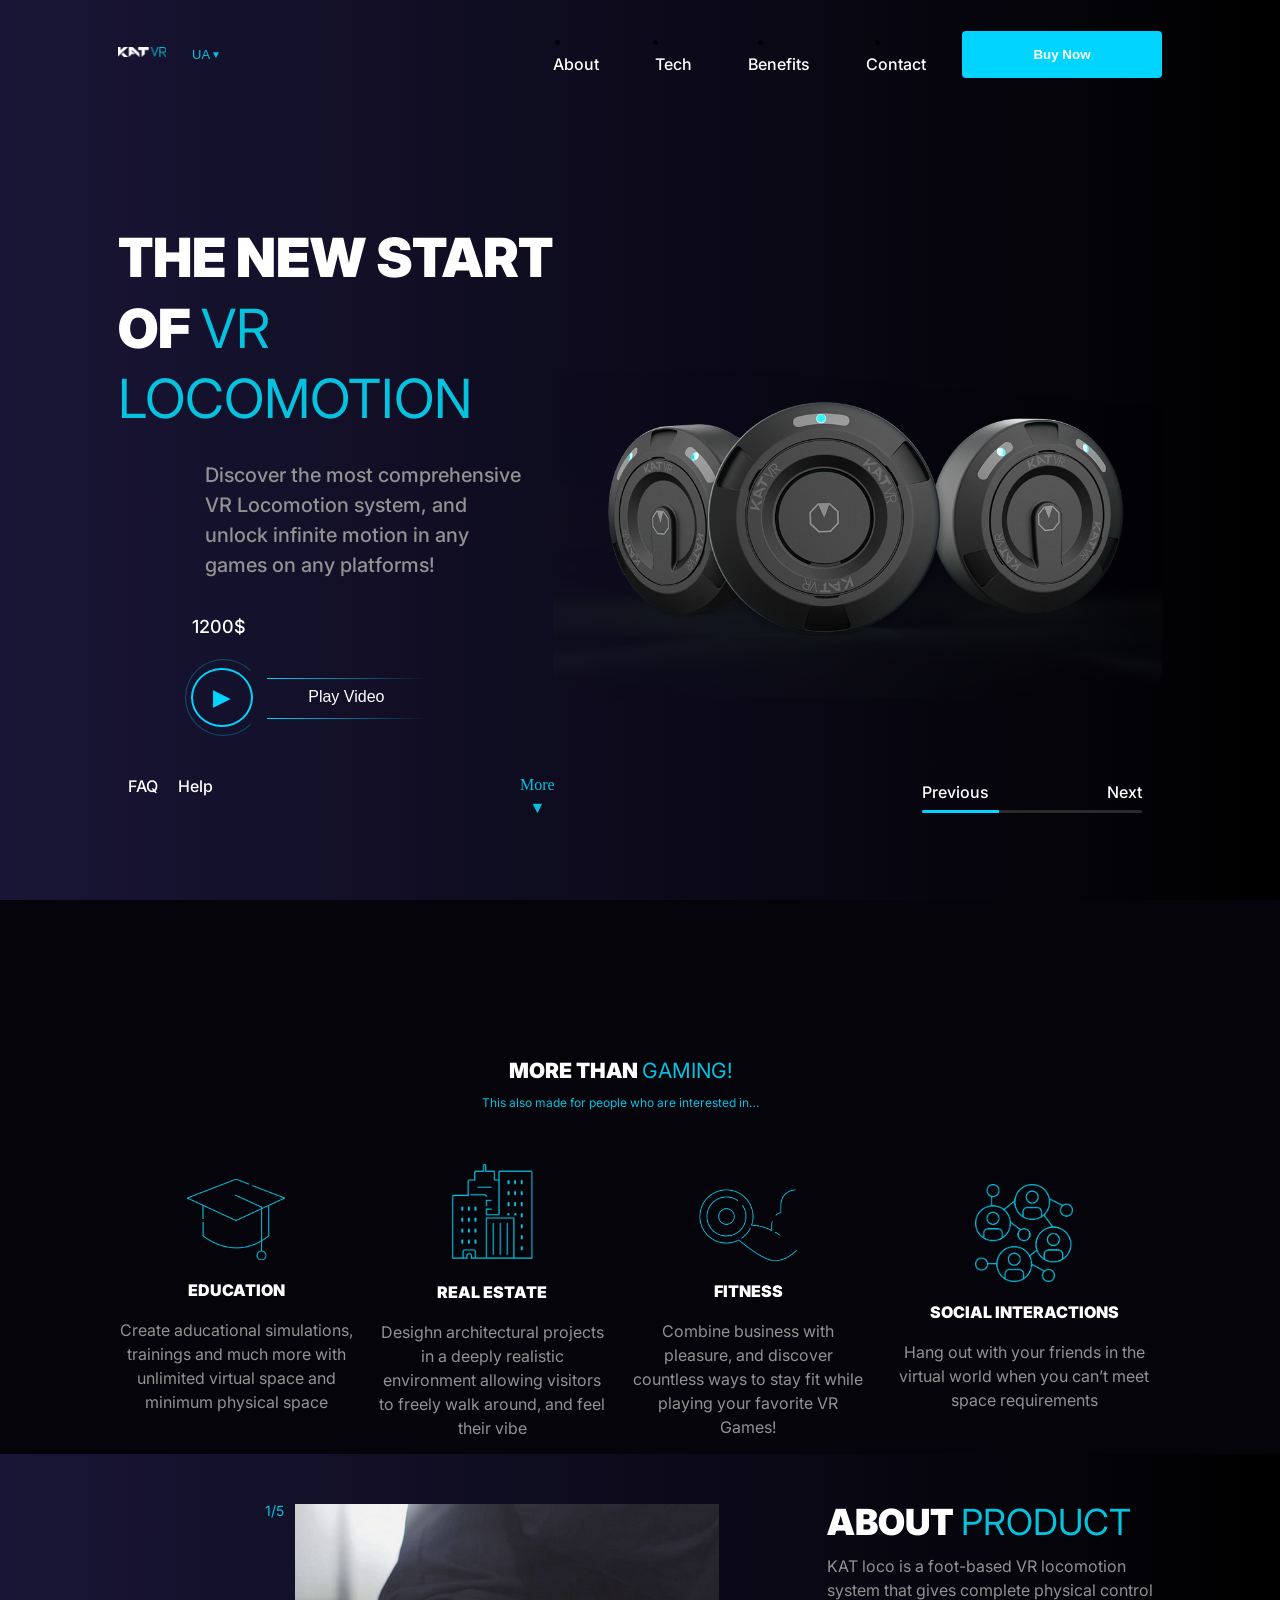
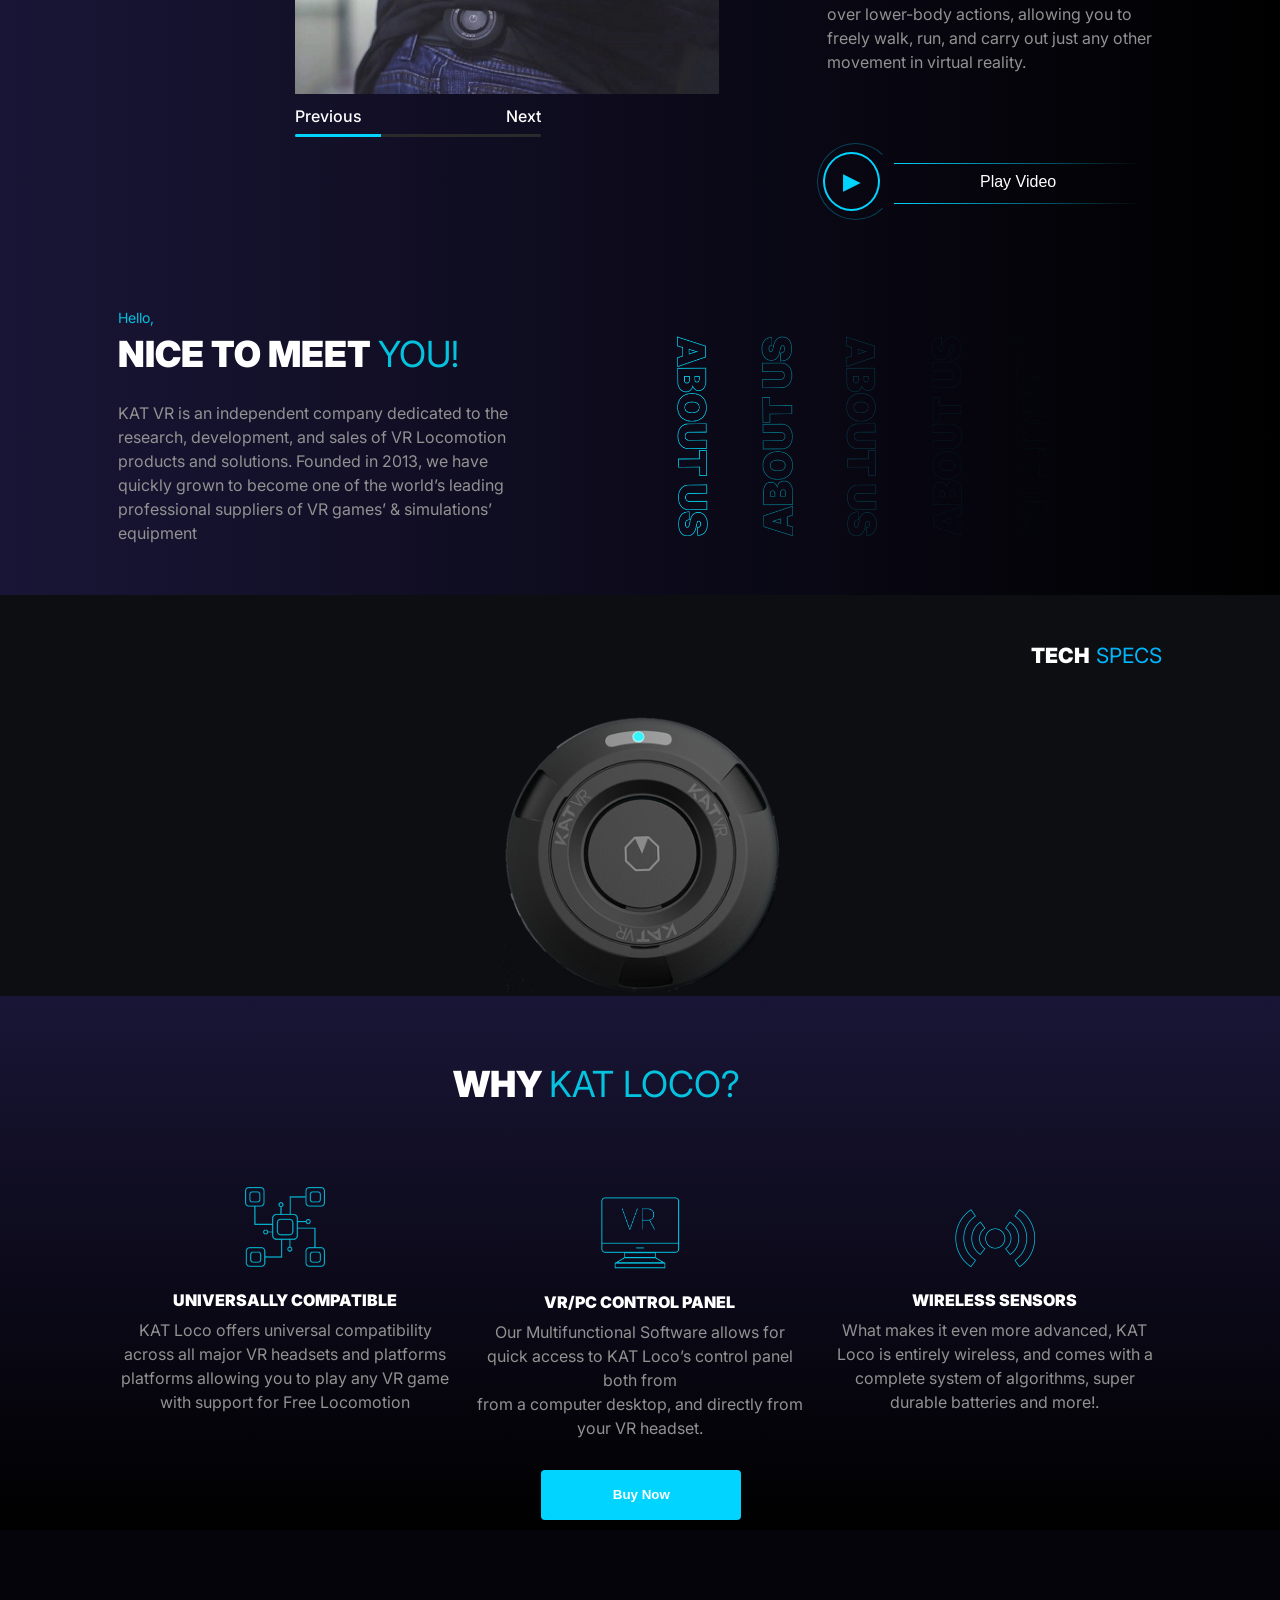
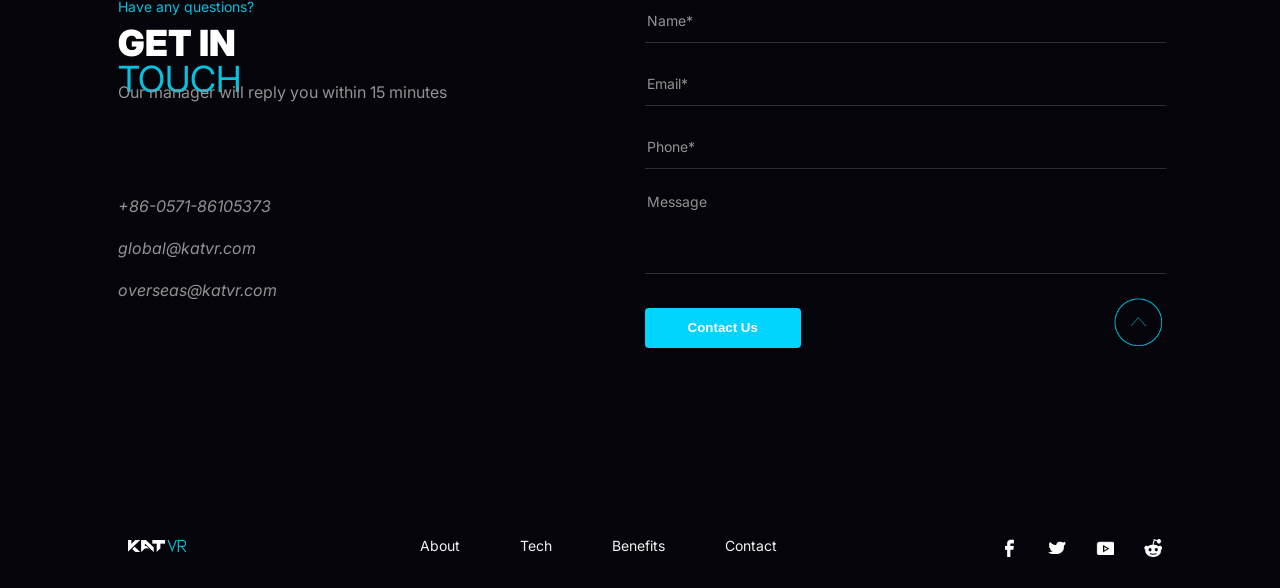
<file: index.html>
<!DOCTYPE html><html lang=en><meta charset=UTF-8><meta name=viewport content="width=device-width, initial-scale=1.0"><title>KatVR</title><link rel=icon type=image/x-icon href=favicon.64099f87.ico><link rel=preconnect href=https://fonts.googleapis.com><link rel=preconnect href=https://fonts.gstatic.com><link href="https://fonts.googleapis.com/css2?family=Inter:ital,opsz,wght@0,14..32,100..900;1,14..32,100..900&amp;family=Poppins:ital,wght@0,100;0,200;0,300;0,400;0,500;0,600;0,700;0,800;0,900;1,100;1,200;1,300;1,400;1,500;1,600;1,700;1,800;1,900&amp;display=swap" rel=stylesheet><link rel=stylesheet href=layout_KateVR.2aea838c.css><script src=layout_KateVR.ecbbeab4.js></script><body class=page__body>
    <header class=header>
      <div class=header__content>
        <div class=container>
          <div class=top__bar>
            <div class=top__wrapper--icon>
              <a href=# class=top__bar__logo-link>
                <img src=KateVR--logo.f129daaf.svg alt=KateVR class=top__bar__logo>
              </a>

              <div class="language-dropdown language-dropdown--header">
                <button class="language-button language-button--header" onclick=toggleLanguageDropdownHeader()>
                  UA
                  <span class=arrow>▼</span>
                </button>
                <ul class=language-menus id=languageMenuHeader>
                  <li onclick="selectLanguageHeader('En')">En</li>
                  <li onclick="selectLanguageHeader('Ar')">Ar</li>
                  <li onclick="selectLanguageHeader('Cn')">Cn</li>
                  <li onclick="selectLanguageHeader('Fr')">Fr</li>
                  <li onclick="selectLanguageHeader('Gr')">Gr</li>
                  <li onclick="selectLanguageHeader('It')">It</li>
                  <li onclick="selectLanguageHeader('Pl')">Pl</li>
                  <li onclick="selectLanguageHeader('Ua')">Ua</li>
                </ul>
              </div>
            </div>

            <div class=top__second--wrapper>
              <li class=nav__item>
                <a href=#About class=nav__link>
                  About
                </a>
              </li>

              <li class=nav__item>
                <a href=#Tech class=nav__link>
                  Tech
                </a>
              </li>

              <li class=nav__item>
                <a href=#Ben class=nav__link>
                  Benefits
                </a>
              </li>

              <li class=nav__item>
                <a href=#Contact class=nav__link>
                  Contact
                </a>
              </li>
              <div class=button__primarys--wrapper>
                <button class=button--primarys>Buy Now</button>
              </div>
            </div>

            <div class="icon icon__menu" onclick=toggleMenu()></div>
          </div>

          <div class=menu id=menu>
            <div class=menu__inner>
              <div class=menu__wrapper--closed>
                <div class="icon icon__close" onclick=toggleMenu()></div>
              </div>
              <ul class=nav__list>
                <li class=nav__item>
                  <a href=# class=nav__link>
                    About
                  </a>
                </li>

                <li class=nav__item>
                  <a href=# class=nav__link>
                    Tech
                  </a>
                </li>

                <li class=nav__item>
                  <a href=# class=nav__link>
                    Benefits
                  </a>
                </li>

                <li class=nav__item>
                  <a href=# class=nav__link>
                    Contact
                  </a>
                </li>

                <li class=nav__item>
                  <a href=# onclick=toggleLanguageMenu() class=nav__link>
                    Language
                  </a>
                </li>

                <li class=nav__item>
                  <a href=# class=nav__link>
                    FAQ
                  </a>
                </li>

                <li class=nav__item>
                  <a href=# onclick=toggleHelpMenu() class=nav__link>
                    Help
                  </a>
                </li>
              </ul>
            </div>
          </div>

          
          <div class=language-menu id=languageMenu>
            <div class=language-menu__inner>
              <div class=menu__wrapper--closed>
                <div class="icon icon__close" onclick=toggleLanguageMenu()></div>
              </div>
              <ul class=nav__list>
                <li class=nav__item>
                  <a href=# class=nav__link>
                    English
                  </a>
                </li>

                <li class=nav__item>
                  <a href=# class=nav__link>
                    Arabic
                  </a>
                </li>

                <li class=nav__item>
                  <a href=# class=nav__link>
                    Chinese (Simplified)
                  </a>
                </li>

                <li class=nav__item>
                  <a href=# class=nav__link>
                    Chinese (Traditional)
                  </a>
                </li>

                <li class=nav__item>
                  <a href=# class=nav__link>
                    French
                  </a>
                </li>

                <li class=nav__item>
                  <a href=# class=nav__link>
                    German
                  </a>
                </li>

                <li class=nav__item>
                  <a href=# class=nav__link>
                    Italian
                  </a>
                </li>

                <li class=nav__item>
                  <a href=# class=nav__link>
                    Polish
                  </a>
                </li>

                <li class=nav__item>
                  <a href=# class=nav__link>
                    Ukrainian
                  </a>
                </li>
              </ul>
            </div>
          </div>

          
          <div class=help-menu id=helpMenu>
            <div class=help-menu__inner>
              <div class=menu__wrapper--closed>
                <div class="icon icon__close" onclick=toggleHelpMenu()></div>
              </div>
              <h2 class=header__help--tittle>
                HOW CAN WE
                <span class=header__other--color>HELP</span>
                YOU?
              </h2>
              <p class=header__help--about>
                Welcome to our help center. Our goal is to make the process of
                getting acquainted and purchase as easy and pleasant as
                possible. Need help with your KAT VR loco product? Many product
                questions can be resolved by reviewing our Product Support
                <a href=# class=header__another--tittle>
                  FAQs
                </a>
                .
              </p>
              <p class=header__help--about>
                Please also feel free to
                <a href=# class=header__another--tittle>
                  Contact Us
                </a>
                directly should you need anything further. We’re happy to help.
              </p>
              <a href=# class=header__another--tittle>
                Instruction manual
              </a>
              <br>
              <br>
              <a href=# class=header__another--tittle>
                Where to go for a warranty
              </a>
              <br>
              <br>
              <a href=# class=header__another--tittle>
                Service Policy
              </a>
              <br>
              <br>
              <a href=tel:+8657186105373 class=header__help--about>
                +86-0571-86105373
              </a>
              <br>
              <a href=mailto:global@katvr.com class=header__help--about>
                global@katvr.com
              </a>
              <br>
              <a href=mailto:overseas@katvr.com class=header__help--about>
                overseas@katvr.com
              </a>
            </div>
          </div>

          <div class=header__bottom--content>
            <img src=header__logo.d4beca21.png alt=Logo class=header__logo>

            <h1 class=header__title>
              THE NEW START OF
              <span class=header__main--otherclr>VR LOCOMOTION</span>
            </h1>
            <p class=header__text--paragraph>
              Discover the most comprehensive VR Locomotion system, and unlock
              infinite motion in any games on any platforms!
            </p>
            <div class=header__text--price>1200$</div>
            <button class=button--video>
              <span>Play Video</span>
            </button>

            <div class=bottom__bar--desk>
              <div class=bottom__wrapper--first>
                <ul class=nav__lists>
                  <li class=nav__item>
                    <a href=#Gaming class=nav__link>
                      FAQ
                    </a>
                  </li>

                  <li class=nav__item>
                    <a href=# onclick=toggleHelpMenu() class=nav__link>
                      Help
                    </a>
                  </li>
                </ul>
              </div>
              <div class=bottom__wrapper--second>
                <a href=#Gaming class=bottom__button--top>
                  More
                  <span class=button--arrow--top>▼</span>
                </a>
              </div>
              <div class=bottom__wrapper--third>
                <div class=nav-buttons>
                  <span class=nav-prev>Previous</span>
                  <span class=nav-next>Next</span>
                </div>

                <div class=progress-bar>
                  <div class=progress-fill></div>
                </div>
              </div>
            </div>
            <button class=button--primary>Buy Now</button>
          </div>
        </div>
      </div>
    </header>
    <main class=main>
      <div class=gaming id=Gaming>
        <div class=container>
          <div class=gaming__content--mobile>
            <h2 class=gaming__section--title>
              MORE THAN
              <span class=gaming__main--otherclr>GAMING!</span>
            </h2>
            <p class=gaming__section--subtitle>
              This also made for people who are interested in…
            </p>
            <div class=gaming__mobile--block1>
              <h3 class=gaming__section--heading>EDUCATION</h3>
              <p class=gaming__text--paragraph>
                Create educational simulations, trainings and much more with...
              </p>
            </div>
            <div class=gaming__mobile--block2>
              <h3 class=gaming__section--heading>REAL ESTATE</h3>
              <p class=gaming__text--paragraph>
                Desighn architectural projects in a deeply realistic
                environment...
              </p>
            </div>
            <div class=gaming__mobile--block3 id=skip>
              <h3 class=gaming__section--heading>FITNESS</h3>
              <p class=gaming__text--paragraph>
                Combine business with pleasure, and discover countless ways...
              </p>
            </div>
            <div class=gaming__mobile--block4>
              <h3 class=gaming__section--heading>SOCIAL INTERACTIONS</h3>
              <p class=gaming__text--paragraph>
                Hang out with your friends in the virtual world when you
                can’t...
              </p>
            </div>
          </div>
          <div class=gaming__content--more>
            <div class=gaming__main--tittle>
              MORE THAN
              <span class=gaming__main--otherclr>GAMING!</span>
            </div>
            <div class=gaming__main--about>
              This also made for people who are interested in…
            </div>
            <div class=gaming__block--first>
              <img src=gaming--first.8730d2b6.png alt=gaming class=gaming__img>
              <div class=gaming__main__about>EDUCATION</div>
              <div class=gaming__main--text>
                Create aducational simulations, trainings and much more with
                unlimited virtual space and minimum physical space
              </div>
            </div>
            <div class=gaming__block--second>
              <img src=gaming--second.4d25851c.png alt=gaming class=gaming__img>
              <div class=gaming__main__about>REAL ESTATE</div>
              <div class=gaming__main--text>
                Desighn architectural projects in a deeply realistic environment
                allowing visitors to freely walk around, and feel their vibe
              </div>
            </div>
            <div class=gaming__block--third>
              <img src=gaming--third.d7f213fa.png alt=gaming class=gaming__img>
              <div class=gaming__main__about>FITNESS</div>
              <div class=gaming__main--text>
                Combine business with pleasure, and discover countless ways to
                stay fit while playing your favorite VR Games!
              </div>
            </div>
            <div class=gaming__block--fourth>
              <img src=gaming--fourth.9e4de58e.png alt=gaming class=gaming__img>
              <div class=gaming__main__about>SOCIAL INTERACTIONS</div>
              <div class=gaming__main--text>
                Hang out with your friends in the virtual world when you can’t
                meet space requirements
              </div>
            </div>
          </div>
        </div>
      </div>

      <div class=about>
        <div class=container>
          <div class=about__content id=About>
            <div class=about__tittle>
              ABOUT
              <span class=about__other--tittle>PRODUCT</span>
            </div>

            <div class=about__number>1/5</div>
            <div class=about__image--wrapper>
              <img src=about--img.b3f8c9ca.png alt=about--img class=about__image>
              <img src=bottom--group.d7be3784.png alt=bottom--about class=about--bottom>
            </div>

            <div class=about__nav--button>
              <div class=nav-buttons>
                <span class=nav-prev>Previous</span>
                <span class=nav-next>Next</span>
              </div>

              <div class=progress-bar>
                <div class=progress-fill></div>
              </div>
            </div>

            <div class=about__text>
              KAT loco is a foot-based VR locomotion system that gives complete
              physical control over lower-body actions, allowing you to freely
              walk, run, and carry out just any other movement in virtual
              reality.
            </div>
            <button class=button--video>
              <span>Play Video</span>
            </button>
          </div>
        </div>
      </div>
      <div class=improve>
        <div class=container>
          <div class=improve__content>
            <div class=improve__simple--tittle>Hello,</div>
            <div class=improve__main--tittle>
              NICE TO MEET
              <span class=improve__other--tittle>YOU!</span>
            </div>
            <div class=improve__image--wrapper>
              <img src=ABOUT%20US-first.9a3b635e.png alt=improve__img class=improve__image--first>

              <img src=ABOUT%20US-second.9f1904c3.png alt=improve__img class=improve__image--second>

              <img src=ABOUT%20US-third.a15e4c0d.png alt=improve__img class=improve__image--third>

              <img src=ABOUT%20US-fourth.e44a2a14.png alt=improve__img class=improve__image--fourth>

              <img src=ABOUT%20US-fifth.8be8e78a.png alt=improve__img class=improve__image--fifth>

              <img src=ABOUT%20US-sixth.99d1c181.png alt=improve__img class=improve__image--sixth>

              <img src=ABOUT%20US-seventh.a6770268.png alt=improve__img class=improve__image--seventh>
            </div>
            <div class=improve__about>
              KAT VR is an independent company dedicated to the research,
              development, and sales of VR Locomotion products and solutions.
              Founded in 2013, we have quickly grown to become one of the
              world’s leading professional suppliers of VR games’ &amp; simulations’
              equipment
            </div>
          </div>
        </div>
      </div>

      <section class=tech id=Tech>
        <div class=container>
          <h2 class=tech__title>
            <span>TECH</span>
            SPECS
          </h2>

          <div class=tech__container>
            
            <div class="tech__info tech__info--left">
              <div class="tech__block tech__block--sensor">
                <h3 class=tech__block-title>SENSOR</h3>
                <p class=tech__block-text>
                  Weight: 35g / 1.23oz each
                  <br>
                  Dimension: 50mm / 1.97in
                  <br>
                  24mm / 0.94in
                  <br>
                  Light: LED lights
                </p>
              </div>

              <div class="tech__block tech__block--connection">
                <h3 class=tech__block-title>CONNECTION</h3>
                <p class=tech__block-text>
                  Wireless: Bluetooth 4.2
                  <br>
                  Signal range: 5m
                  <br>
                  Receiver: USB 2.0 and above
                </p>
              </div>
            </div>

            
            <div class=tech__image-wrapper>
              <img src=tech--img.ac87d88b.png alt=Device class=tech__image>

              <svg xmlns:xmlns=http://www.w3.org/2000/svg class=tech__svg><path d="M260 80c-80 20-120 40-140 80H60" class="tech__path tech__path--left"/><path d="M20 100c60 20 120 30 160 60h80" class="tech__path tech__path--right"/></svg>

              
              
              

              
            </div>

            
            <div class="tech__info tech__info--right">
              <div class="tech__block tech__block--battery">
                <h3 class=tech__block-title>BATTERIES</h3>
                <p class=tech__block-text>
                  Type: Lithium-Ion polymer batteries
                  <br>
                  Capacity: 370mAh
                  <br>
                  Battery life: 10h continuous use / 150h standby
                  <br>
                  Charging: Fast charging – 1 hour
                  <br>
                  Voltage &amp; current: 5V = 0.5A
                </p>
              </div>
            </div>
          </div>
        </div>
      </section>

      <section class=why id=Ben>
        <div class=container>
          <div class=why__content>
            <div class=why__main--tittle>
              WHY
              <span class=why__main__othrttl>KAT LOCO?</span>
            </div>
            <div class=why__block--first>
              <img src=why--1.50530f9f.png alt=why--image class=why__image>
              <div class=why__tittle>UNIVERSALLY COMPATIBLE</div>
              <div class=why__about>
                KAT Loco offers universal compatibility across all major VR
                headsets and platforms
                <span class=why__stop__letters>...</span>
                <span class=why__more__letters>
                  platforms allowing you to play any VR game with support for
                  Free Locomotion
                </span>
              </div>
            </div>
            <div class=why__block--second>
              <img src=why--2.c66cb8d0.png alt=why--image class=why__image>
              <div class=why__tittle>VR/PC CONTROL PANEL</div>
              <div class=why__about>
                Our Multifunctional Software allows for quick access to KAT
                Loco’s control panel both from
                <span class=why__stop__letters>...</span>
                <span class=why__more__letters>
                  from a computer desktop, and directly from your VR headset.
                </span>
              </div>
            </div>
            <div class=why__block--third>
              <img src=why--3.86397ab0.png alt=why--image class=why__image>
              <div class=why__tittle>WIRELESS SENSORS</div>
              <div class=why__about>
                What makes it even more advanced, KAT Loco is entirely wireless,
                and comes with a
                <span class=why__stop__letters>...</span>
                <span class=why__more__letters>
                  complete system of algorithms, super durable batteries and
                  more!.
                </span>
              </div>
            </div>
            <div class=why__button--wrapper>
              <button class=why__button>Buy Now</button>
            </div>
          </div>
        </div>
      </section>
      <div class=contact id=Contacts>
        <div class=container>
          <div class=contact__content id=Contact>
            <div class=contact__about--tittle>Have any questions?</div>
            <div class=contact__main--tittle>
              GET IN
              <span class=contact__other--tittle>TOUCH</span>
            </div>
            <form id=subscribeForm class=contact__form onsubmit="this.reset(); return false;">
              <input name=name class=contact__input id=nameInput placeholder=Name* required>

              <input name=email type=email class=contact__input id=emailInput placeholder=Email* required>

              <input name=phone class=contact__input id=phoneInput placeholder=Phone* required>

              <textarea name=message class=contact__message id=messageInput placeholder=Message required></textarea>
            </form>

            <div class=contact__button--wrapper>
              <button form=subscribeForm class=contact__button id=contactBtn>
                <span class=contact__button--tittle>Contact Us</span>
              </button>
            </div>
            <div class=contact__bottom>
              Our manager will reply you within 15 minutes
            </div>
            <address class=contact__desk--location>
              <a href=tel:+8657186105373>+86-0571-86105373</a>
              <br>
              <a href=mailto:global@katvr.com>global@katvr.com</a>
              <br>
              <a href=mailto:overseas@katvr.com>overseas@katvr.com</a>
            </address>

            <img src=contact--up.95c409b3.png alt=arrow--email class=scroll-arrow onclick="window.scrollTo({ top: 0, behavior: 'smooth' })">
          </div>
        </div>
      </div>
    </main>
    <footer class=footer>
      <div class=container>
        <div class=footer__content>
          <div class=footer__image--wrapper>
            <img src=KateVR--logo.f129daaf.svg alt=footer__img class=footer__image>
          </div>

          <div class=footer__nav>
            <ul class=nav__list>
              <li class=nav__item>
                <a href=#About class=nav__link>
                  About
                </a>
              </li>

              <li class=nav__item>
                <a href=#Tech class=nav__link>
                  Tech
                </a>
              </li>

              <li class=nav__item>
                <a href=#Ben class=nav__link>
                  Benefits
                </a>
              </li>

              <li class=nav__item>
                <a href=#Contact class=nav__link>
                  Contact
                </a>
              </li>
            </ul>
          </div>
          <address class=footer__contact--block>
            <a href=tel:+8657186105373>+86-0571-86105373</a>
            <br>
            <a href=mailto:global@katvr.com>global@katvr.com</a>
            <br>
            <a href=mailto:overseas@katvr.com>overseas@katvr.com</a>
          </address>

          <div class=footer__icons--media>
            <a href=https://facebook.com target=_blank class=footer__facebook></a>

            <a href=https://twitter.com target=_blank class=footer__twitter></a>

            <a href=https://youtube.com target=_blank class=footer__youtube></a>

            <a href=https://reddit.com target=_blank class=footer__reddit></a>
          </div>
        </div>
      </div>
    </footer>
    <script>function toggleLanguageDropdownHeader(){var e=document.getElementById("languageMenuHeader");e.style.display="block"===e.style.display?"none":"block"}function selectLanguageHeader(e){document.querySelector(".top__bar .language-button").innerHTML="".concat(e,' <span class="arrow">▼</span>'),document.getElementById("languageMenuHeader").style.display="none",console.log("Обрано мову (хедер):",e)}window.toggleLanguageDropdown=toggleLanguageDropdown,window.selectLanguage=selectLanguage,window.toggleLanguageDropdownHeader=toggleLanguageDropdownHeader,window.selectLanguageHeader=selectLanguageHeader;var plusButtons=document.querySelectorAll(".tech__plus"),blocks=document.querySelectorAll(".tech__block"),info=document.querySelector(".tech__info");plusButtons.forEach(function(e){e.addEventListener("click",function(){var t=e.dataset.target;info.style.display="block",blocks.forEach(function(e){return e.classList.remove("tech__block--active")}),document.getElementById(t).classList.add("tech__block--active")})});var form=document.getElementById("subscribeForm"),emailInput=document.getElementById("emailInput"),nameInput=document.getElementById("nameInput"),phoneInput=document.getElementById("phoneInput"),subscribeBtn=document.getElementById("subscribeBtn");form&&emailInput&&nameInput&&phoneInput&&subscribeBtn&&subscribeBtn.addEventListener("click",function(e){if(e.preventDefault(),!emailInput.checkValidity()){message.textContent="Please, fill your email.",emailInput.focus();return}if(!nameInput.checkValidity()){message.textContent="Please, fill your name",nameInput.focus();return}if(!phoneInput.checkValidity()){message.textContent="Please, fill your number.",phoneInput.focus();return}form.reset()});var contactBtn=document.getElementById("contactBtn");function toggleMenu(){document.getElementById("menu").classList.toggle("open")}function toggleLanguageMenu(){document.getElementById("languageMenu").classList.toggle("open")}function toggleHelpMenu(){document.getElementById("helpMenu").classList.toggle("open")}form&&contactBtn&&contactBtn.addEventListener("click",function(){form.reset()}),document.addEventListener("click",function(e){var t=document.querySelector("aside .language-dropdown"),n=document.querySelector(".top__bar .language-dropdown");if(t&&!t.contains(e.target)){var o=document.getElementById("languageMenu");o&&(o.style.display="none")}if(n&&!n.contains(e.target)){var l=document.getElementById("languageMenuHeader");l&&(l.style.display="none")}});var scrollBtn=document.getElementById("scrollBtn"),nextSection=document.getElementById("next-section");function toggleMenu(){document.getElementById("menu").classList.toggle("open"),document.body.classList.toggle("no-scroll")}function toggleLanguageMenu(){document.getElementById("languageMenu").classList.toggle("open"),document.body.classList.toggle("no-scroll")}function toggleHelpMenu(){document.getElementById("helpMenu").classList.toggle("open"),document.body.classList.toggle("no-scroll")}scrollBtn.addEventListener("click",function(e){document.body.classList.remove("no-scroll"),nextSection.scrollIntoView({behavior:"smooth"})});</script>
</file>
